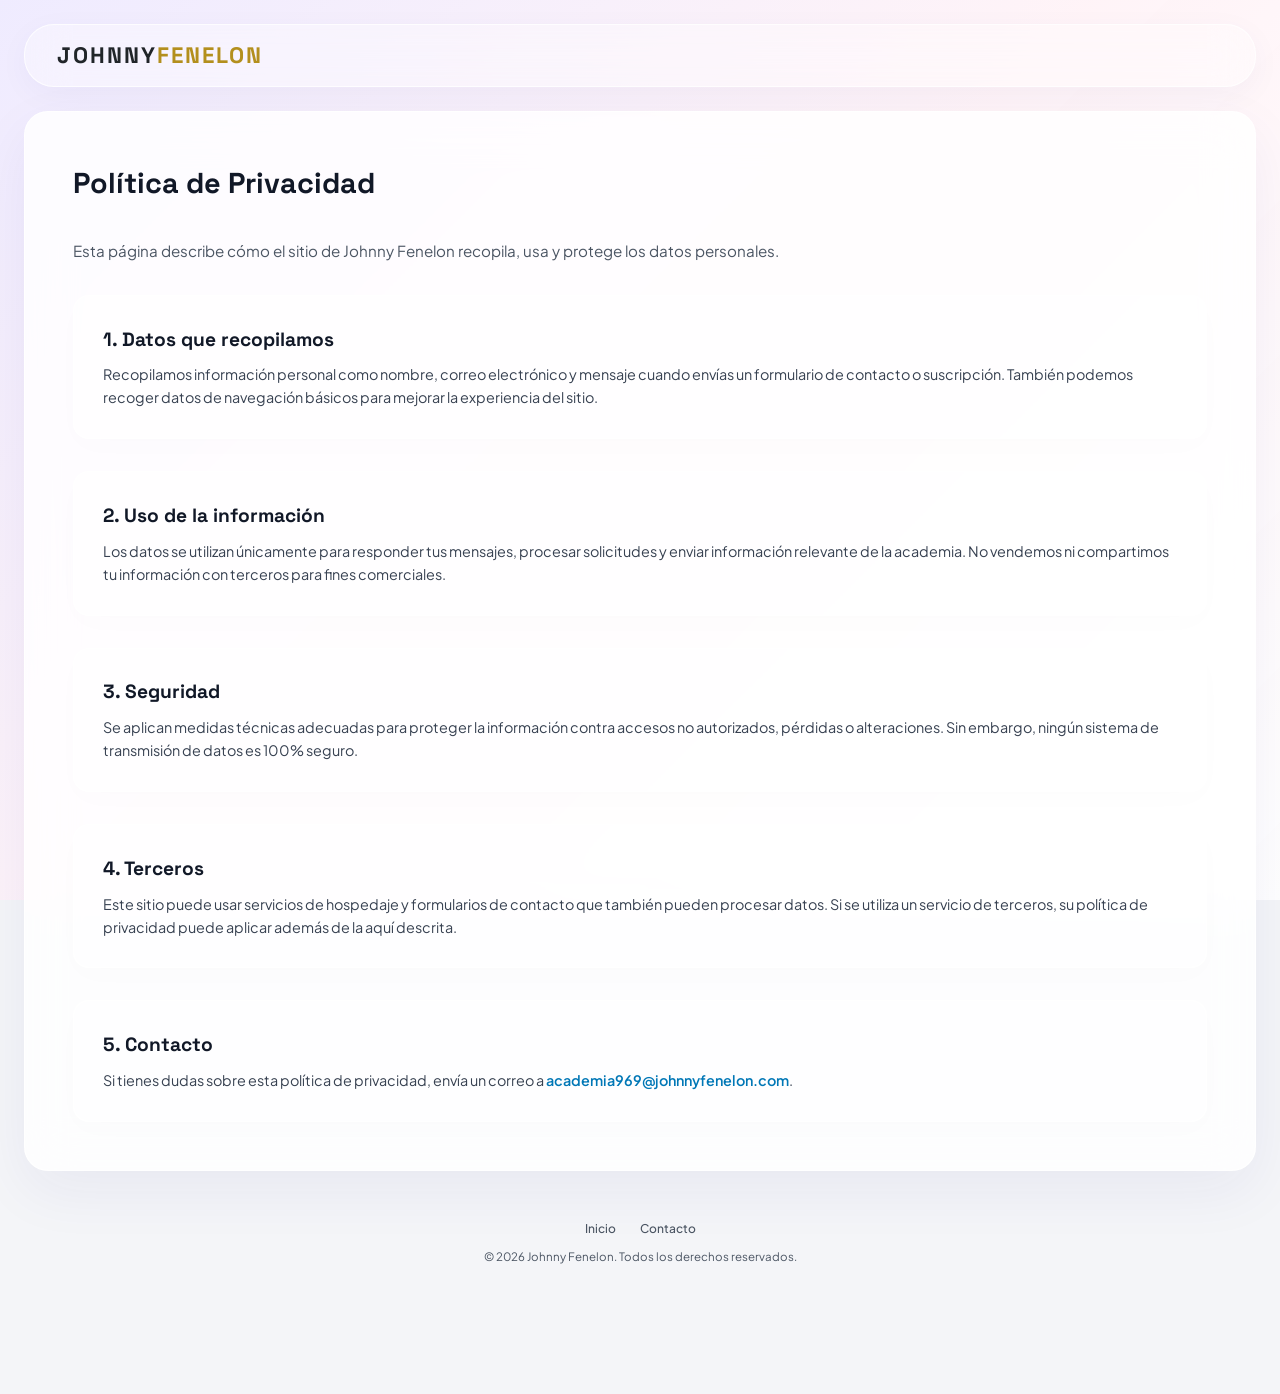
<file: privacy-policy.html>
<!DOCTYPE html>
<html lang="es">
<head>
<meta charset="UTF-8">
<meta name="viewport" content="width=device-width, initial-scale=1.0">
<title>Política de Privacidad | Johnny Fenelon</title>
<meta name="description" content="Política de privacidad del sitio web de Johnny Fenelon para el tratamiento de datos personales y el uso de la información.">
<link rel="preconnect" href="https://fonts.googleapis.com">
<link href="https://fonts.googleapis.com/css2?family=Plus+Jakarta+Sans:wght@300;400;500;600;700;800&family=Space+Grotesk:wght@400;500;600;700&display=swap" rel="stylesheet">
<link rel="stylesheet" href="styles.css">
</head>
<body>

<!-- BACKGROUND VIDEO -->
<div class="video-bg-container">
  <video autoplay loop muted playsinline id="bg-video">
    <source src="video_1.mp4" type="video/mp4">
  </video>
  <div class="video-overlay"></div>
</div>

<div class="app-container">
  <!-- NAV BAR -->
  <nav class="glass-nav">
    <div class="nav-inner">
      <a class="nav-logo" href="index.html">JOHNNY<span>FENELON</span></a>
    </div>
  </nav>

  <!-- CONTENT -->
  <main class="main-card glass-panel fade-in-up" style="padding: 3rem;">
    <h2 class="sub-section-title">Política de Privacidad</h2>
    <p class="section-subtitle" style="margin-bottom: 2rem;">Esta página describe cómo el sitio de Johnny Fenelon recopila, usa y protege los datos personales.</p>

    <div style="display: flex; flex-direction: column; gap: 2rem;">
      <div class="contact-card-glass" style="background: rgba(255, 255, 255, 0.45); padding: 1.8rem; border-radius: 16px;">
        <h3 style="font-family: var(--font-display); margin-bottom: 0.5rem; font-size: 1.2rem;">1. Datos que recopilamos</h3>
        <p style="font-size: 0.9rem; color: var(--text-light); line-height: 1.6;">Recopilamos información personal como nombre, correo electrónico y mensaje cuando envías un formulario de contacto o suscripción. También podemos recoger datos de navegación básicos para mejorar la experiencia del sitio.</p>
      </div>

      <div class="contact-card-glass" style="background: rgba(255, 255, 255, 0.45); padding: 1.8rem; border-radius: 16px;">
        <h3 style="font-family: var(--font-display); margin-bottom: 0.5rem; font-size: 1.2rem;">2. Uso de la información</h3>
        <p style="font-size: 0.9rem; color: var(--text-light); line-height: 1.6;">Los datos se utilizan únicamente para responder tus mensajes, procesar solicitudes y enviar información relevante de la academia. No vendemos ni compartimos tu información con terceros para fines comerciales.</p>
      </div>

      <div class="contact-card-glass" style="background: rgba(255, 255, 255, 0.45); padding: 1.8rem; border-radius: 16px;">
        <h3 style="font-family: var(--font-display); margin-bottom: 0.5rem; font-size: 1.2rem;">3. Seguridad</h3>
        <p style="font-size: 0.9rem; color: var(--text-light); line-height: 1.6;">Se aplican medidas técnicas adecuadas para proteger la información contra accesos no autorizados, pérdidas o alteraciones. Sin embargo, ningún sistema de transmisión de datos es 100% seguro.</p>
      </div>

      <div class="contact-card-glass" style="background: rgba(255, 255, 255, 0.45); padding: 1.8rem; border-radius: 16px;">
        <h3 style="font-family: var(--font-display); margin-bottom: 0.5rem; font-size: 1.2rem;">4. Terceros</h3>
        <p style="font-size: 0.9rem; color: var(--text-light); line-height: 1.6;">Este sitio puede usar servicios de hospedaje y formularios de contacto que también pueden procesar datos. Si se utiliza un servicio de terceros, su política de privacidad puede aplicar además de la aquí descrita.</p>
      </div>

      <div class="contact-card-glass" style="background: rgba(255, 255, 255, 0.45); padding: 1.8rem; border-radius: 16px;">
        <h3 style="font-family: var(--font-display); margin-bottom: 0.5rem; font-size: 1.2rem;">5. Contacto</h3>
        <p style="font-size: 0.9rem; color: var(--text-light); line-height: 1.6;">Si tienes dudas sobre esta política de privacidad, envía un correo a <a href="mailto:academia969@johnnyfenelon.com" style="color: var(--cyan); text-decoration: none; font-weight: 600;">academia969@johnnyfenelon.com</a>.</p>
      </div>
    </div>
  </main>

  <footer class="app-footer">
    <div class="footer-links">
      <a href="index.html">Inicio</a>
      <a href="index.html#contact">Contacto</a>
    </div>
    <p class="footer-text">© 2026 Johnny Fenelon. Todos los derechos reservados.</p>
  </footer>
</div>

</body>
</html>
</file>
<file: styles.css>
:root {
  /* Clean Light Glassmorphic Theme with Gold & Cyan Accents - High Contrast Update */
  --bg-gradient: linear-gradient(135deg, rgba(238, 234, 255, 0.94), rgba(255, 243, 247, 0.94), rgba(255, 255, 255, 0.97));
  --card-bg: rgba(255, 255, 255, 0.82);
  --card-border: rgba(255, 255, 255, 0.75);
  --text-main: #111827; /* Dark Charcoal (Slate 900) for highest readability */
  --text-muted: #4b5563; /* Slate 600 */
  --text-light: #374151; /* Slate 700 */
  
  --gold: #b38f1d; /* Slightly darker gold for better contrast on light backgrounds */
  --gold-glow: rgba(179, 143, 29, 0.25);
  --cyan: #0077b6; /* Darker cyan for text readability */
  --cyan-glow: rgba(0, 119, 182, 0.2);
  --purple-glow: rgba(110, 50, 240, 0.25);

  --font-display: 'Space Grotesk', sans-serif;
  --font-body: 'Plus Jakarta Sans', sans-serif;
  --font-mono: 'Fira Code', monospace;
  
  --br-card: 24px;
  --br-pill: 30px;
  --transition: all 0.4s cubic-bezier(0.16, 1, 0.3, 1);
}

* {
  margin: 0;
  padding: 0;
  box-sizing: border-box;
}

html {
  scroll-behavior: smooth;
  font-size: 16px;
  overflow-x: hidden;
}

body {
  font-family: var(--font-body);
  background: #f4f5f8;
  color: var(--text-main);
  line-height: 1.6;
  min-height: 100vh;
}

/* ── SCROLLBAR ── */
::-webkit-scrollbar {
  width: 6px;
  height: 6px;
}
::-webkit-scrollbar-track {
  background: rgba(0, 0, 0, 0.03);
}
::-webkit-scrollbar-thumb {
  background: rgba(212, 175, 55, 0.5);
  border-radius: 6px;
}
::-webkit-scrollbar-thumb:hover {
  background: var(--gold);
}

/* ════════════════════════════════════
   BACKGROUND VIDEO & OVERLAY
   ════════════════════════════════════ */
.video-bg-container {
  position: fixed;
  top: 0;
  left: 0;
  width: 100vw;
  height: 100vh;
  z-index: -2;
  overflow: hidden;
}

#bg-video {
  width: 100%;
  height: 100%;
  object-fit: cover;
  filter: saturate(90%) brightness(105%);
}

.video-overlay {
  position: fixed;
  top: 0;
  left: 0;
  width: 100vw;
  height: 100vh;
  background: var(--bg-gradient);
  backdrop-filter: blur(12px) saturate(110%);
  z-index: -1;
}

/* ════════════════════════════════════
   LIGHTBOX
   ════════════════════════════════════ */
.lightbox {
  position: fixed;
  top: 0;
  left: 0;
  width: 100%;
  height: 100%;
  background: rgba(25, 25, 35, 0.95);
  backdrop-filter: blur(15px);
  z-index: 2000;
  display: flex;
  align-items: center;
  justify-content: center;
  opacity: 0;
  pointer-events: none;
  transition: opacity 0.3s ease;
}

.lightbox.open {
  opacity: 1;
  pointer-events: auto;
}

.lb-close {
  position: absolute;
  top: 20px;
  right: 25px;
  background: none;
  border: none;
  color: #fff;
  font-size: 2.5rem;
  cursor: pointer;
  transition: transform 0.2s;
}

.lb-close:hover {
  transform: scale(1.1);
}

.lb-img {
  max-width: 90%;
  max-height: 85%;
  border-radius: 12px;
  box-shadow: 0 20px 50px rgba(0, 0, 0, 0.5);
  border: 1px solid rgba(255, 255, 255, 0.1);
}

/* ════════════════════════════════════
   APPLICATION CONTAINER
   ════════════════════════════════════ */
.app-container {
  width: 100%;
  max-width: 1280px;
  margin: 0 auto;
  padding: 1.5rem 1.5rem 8rem; /* Extra bottom padding for chatbot input bar */
  min-height: 100vh;
  display: flex;
  flex-direction: column;
  gap: 1.5rem;
  position: relative;
  z-index: 1;
}

/* ── NAV BAR ── */
.glass-nav {
  background: rgba(255, 255, 255, 0.35);
  backdrop-filter: blur(20px);
  border: 1px solid var(--card-border);
  border-radius: var(--br-pill);
  padding: 0.8rem 2rem;
  box-shadow: 0 8px 32px rgba(31, 38, 135, 0.04);
}

.nav-inner {
  display: flex;
  align-items: center;
  justify-content: space-between;
  width: 100%;
}

.nav-logo {
  font-family: var(--font-display);
  font-weight: 700;
  font-size: 1.4rem;
  letter-spacing: 2px;
  color: #212529;
  text-decoration: none;
}

.nav-logo span {
  color: var(--gold);
}

.nav-lang {
  display: flex;
  gap: 0.5rem;
}

.lang-btn {
  background: rgba(255, 255, 255, 0.5);
  border: 1px solid rgba(0, 0, 0, 0.05);
  color: var(--text-light);
  padding: 6px 14px;
  border-radius: 20px;
  cursor: pointer;
  font-size: 0.75rem;
  font-weight: 600;
  font-family: var(--font-mono);
  transition: var(--transition);
}

.lang-btn.active, .lang-btn:hover {
  background: var(--text-main);
  color: #fff;
  border-color: var(--text-main);
  box-shadow: 0 4px 10px rgba(0,0,0,0.1);
}

/* ════════════════════════════════════
   MAIN CONTENT CARD (GLASS PANEL)
   ════════════════════════════════════ */
.main-card {
  background: var(--card-bg);
  backdrop-filter: blur(24px) saturate(140%);
  border: 1px solid var(--card-border);
  border-radius: var(--br-card);
  box-shadow: 0 20px 60px rgba(31, 38, 135, 0.06);
  display: flex;
  flex-direction: column;
  overflow: hidden;
  min-height: 600px;
}

/* ── CARD HEADER (MOCKUP TABS) ── */
.card-header {
  border-bottom: 1px solid rgba(0, 0, 0, 0.05);
  padding: 1rem 1.5rem 0.5rem;
  background: rgba(255, 255, 255, 0.2);
}

.search-indicator {
  display: flex;
  align-items: center;
  gap: 0.5rem;
  font-size: 0.75rem;
  color: var(--text-muted);
  font-family: var(--font-mono);
  margin-bottom: 0.75rem;
  padding-left: 0.5rem;
}

.sparkle {
  color: var(--gold);
  animation: pulse 2s infinite;
}

.tabs-scroll {
  overflow-x: auto;
  white-space: nowrap;
  -webkit-overflow-scrolling: touch;
  padding-bottom: 0.5rem;
}

/* Hide horizontal scrollbar but preserve functionality */
.tabs-scroll::-webkit-scrollbar {
  display: none;
}

.card-tabs {
  display: inline-flex;
  gap: 0.6rem;
}

.tab-btn {
  background: rgba(255, 255, 255, 0.4);
  border: 1px solid rgba(0, 0, 0, 0.03);
  color: var(--text-light);
  padding: 10px 20px;
  border-radius: var(--br-pill);
  font-size: 0.85rem;
  font-weight: 600;
  cursor: pointer;
  display: flex;
  align-items: center;
  gap: 0.5rem;
  transition: var(--transition);
}

.tab-btn:hover {
  background: rgba(255, 255, 255, 0.75);
  color: var(--text-main);
  transform: translateY(-1px);
}

.tab-btn.active {
  background: #ffffff;
  color: var(--text-main);
  border-color: rgba(255, 255, 255, 0.9);
  box-shadow: 0 6px 16px rgba(31, 38, 135, 0.05);
  transform: translateY(0);
}

.tab-icon {
  font-size: 1rem;
}

/* ── CARD BODY ── */
.card-body {
  padding: 2.5rem;
  flex: 1;
}

/* ── SECTION VISIBILITY ── */
.tab-section {
  display: none;
  animation: fadeSlideIn 0.5s cubic-bezier(0.16, 1, 0.3, 1) forwards;
}

.tab-section.active {
  display: block;
}

@keyframes fadeSlideIn {
  from {
    opacity: 0;
    transform: translateY(15px);
  }
  to {
    opacity: 1;
    transform: translateY(0);
  }
}

/* ════════════════════════════════════
   TAB: ABOUT ME
   ════════════════════════════════════ */
.about-hero-grid {
  display: grid;
  grid-template-columns: 360px 1fr;
  gap: 3.5rem;
  align-items: start;
}

/* PHOTO CONTAINER (INITIAL PART) */
.hero-photo-container {
  position: relative;
  display: flex;
  flex-direction: column;
  align-items: center;
  width: 100%;
}

.photo-glow-effect {
  position: absolute;
  top: -15px;
  left: -15px;
  right: -15px;
  bottom: 85px; /* Offset for text stats below */
  background: radial-gradient(circle, var(--gold-glow) 0%, transparent 70%);
  z-index: 0;
  pointer-events: none;
  animation: pulseGlow 4s infinite alternate;
}

.photo-border-ring {
  position: absolute;
  top: -6px;
  left: -6px;
  right: -6px;
  bottom: 94px;
  border-radius: var(--br-card);
  background: linear-gradient(135deg, var(--gold), var(--cyan));
  z-index: 1;
  opacity: 0.8;
  mask: linear-gradient(#fff 0 0) content-box, linear-gradient(#fff 0 0);
  mask-composite: xor;
  mask-composite: exclude;
  padding: 3px;
  pointer-events: none;
}

.photo-inner-wrapper {
  position: relative;
  z-index: 2;
  width: 100%;
  aspect-ratio: 1 / 1;
  border-radius: var(--br-card);
  overflow: hidden;
  box-shadow: 0 16px 40px rgba(0, 0, 0, 0.05);
  background: #e9ecef;
  border: 1px solid rgba(255, 255, 255, 0.6);
}

.hero-image {
  width: 100%;
  height: 100%;
  object-fit: cover;
  object-position: top center;
  transition: transform 0.6s cubic-bezier(0.16, 1, 0.3, 1);
}

.hero-photo-container:hover .hero-image {
  transform: scale(1.04);
}

.hero-quick-stats {
  display: grid;
  grid-template-columns: repeat(3, 1fr);
  width: 100%;
  margin-top: 1.5rem;
  background: rgba(255, 255, 255, 0.6);
  border: 1px solid rgba(255, 255, 255, 0.8);
  border-radius: 16px;
  padding: 1rem 0.5rem;
  box-shadow: 0 8px 20px rgba(0,0,0,0.02);
  z-index: 3;
}

.quick-stat-box {
  display: flex;
  flex-direction: column;
  align-items: center;
  text-align: center;
}

.quick-stat-box:not(:last-child) {
  border-right: 1px solid rgba(0, 0, 0, 0.05);
}

.q-num {
  font-family: var(--font-display);
  font-weight: 700;
  font-size: 1.6rem;
  color: var(--text-main);
  line-height: 1.1;
}

.q-label {
  font-size: 0.68rem;
  text-transform: uppercase;
  letter-spacing: 1px;
  color: var(--text-muted);
  margin-top: 0.25rem;
  font-weight: 600;
}

/* BIO TEXT STYLING */
.hero-bio-text {
  display: flex;
  flex-direction: column;
}

.eyebrow-accent {
  display: flex;
  align-items: center;
  gap: 0.6rem;
  font-family: var(--font-mono);
  font-size: 0.75rem;
  color: var(--cyan);
  text-transform: uppercase;
  letter-spacing: 2px;
  margin-bottom: 0.5rem;
}

.dot-blink {
  width: 6px;
  height: 6px;
  background: var(--cyan);
  border-radius: 50%;
  display: inline-block;
  animation: blink 1.5s infinite;
}

.hero-title {
  font-family: var(--font-display);
  font-size: 3.2rem;
  font-weight: 700;
  line-height: 1.05;
  letter-spacing: -0.5px;
  color: var(--text-main);
  margin-bottom: 1rem;
}

.highlight-gold {
  color: var(--gold);
}

.hero-tagline {
  font-size: 1.15rem;
  font-weight: 500;
  color: var(--text-light);
  line-height: 1.5;
  margin-bottom: 1.5rem;
  border-left: 3px solid var(--cyan);
  padding-left: 1rem;
}

.about-quote-container {
  position: relative;
  background: rgba(255, 255, 255, 0.5);
  border-radius: 16px;
  padding: 1.2rem 1.5rem;
  margin-bottom: 1.5rem;
  border: 1px solid rgba(255, 255, 255, 0.7);
}

.quote-mark {
  position: absolute;
  top: 0px;
  left: 10px;
  font-size: 3rem;
  color: var(--gold-glow);
  font-family: serif;
  line-height: 1;
}

.about-quote {
  font-size: 0.95rem;
  font-weight: 600;
  color: var(--text-main);
  font-style: italic;
  padding-left: 1rem;
  z-index: 1;
  position: relative;
}

.bio-paragraphs {
  margin-bottom: 1.8rem;
}

.bio-p {
  font-size: 0.95rem;
  color: var(--text-light);
  line-height: 1.7;
}

.bio-p + .bio-p {
  margin-top: 0.8rem;
}

.lang-badges {
  display: flex;
  flex-wrap: wrap;
  gap: 0.6rem;
}

.lang-badge {
  background: rgba(255, 255, 255, 0.6);
  border: 1px solid rgba(0, 0, 0, 0.04);
  border-radius: var(--br-pill);
  padding: 6px 14px;
  font-size: 0.8rem;
  font-weight: 600;
  color: var(--text-main);
  display: flex;
  align-items: center;
  gap: 0.4rem;
  box-shadow: 0 4px 10px rgba(0,0,0,0.01);
}

/* ── STACK SECTION ── */
.stack-section {
  margin-top: 4rem;
  border-top: 1px solid rgba(0, 0, 0, 0.05);
  padding-top: 2.5rem;
}

.sub-section-title {
  font-family: var(--font-display);
  font-size: 1.8rem;
  font-weight: 700;
  color: var(--text-main);
  margin-bottom: 1.5rem;
}

.stack-grid {
  display: grid;
  grid-template-columns: repeat(3, 1fr);
  gap: 2rem;
  margin-bottom: 3rem;
}

.stack-col-title {
  font-size: 0.85rem;
  text-transform: uppercase;
  letter-spacing: 1.5px;
  color: var(--text-muted);
  margin-bottom: 1rem;
  font-weight: 700;
  font-family: var(--font-mono);
}

.stack-tags {
  display: flex;
  flex-wrap: wrap;
  gap: 0.5rem;
}

.stack-tag {
  background: rgba(255, 255, 255, 0.6);
  border: 1px solid rgba(0,0,0,0.03);
  border-radius: 8px;
  padding: 8px 14px;
  font-size: 0.82rem;
  font-weight: 500;
  color: var(--text-light);
  display: flex;
  align-items: center;
  gap: 0.5rem;
  transition: var(--transition);
}

.stack-tag:hover {
  transform: translateY(-2px);
  background: #ffffff;
  border-color: rgba(0, 0, 0, 0.08);
  color: var(--text-main);
  box-shadow: 0 8px 20px rgba(0,0,0,0.03);
}

.t-dot {
  width: 6px;
  height: 6px;
  border-radius: 50%;
}
.t-gold { background: var(--gold); }
.t-teal { background: var(--cyan); }
.t-blue { background: #5f8ef0; }
.t-green { background: #50d890; }
.t-red { background: #f05050; }

/* SKILL BARS */
.skill-bars-container {
  display: grid;
  grid-template-columns: repeat(3, 1fr);
  gap: 1.2rem;
}

.skill-meter-card {
  background: rgba(255, 255, 255, 0.6);
  border: 1px solid rgba(255, 255, 255, 0.9);
  border-radius: 16px;
  padding: 1.2rem;
  box-shadow: 0 6px 20px rgba(0,0,0,0.01);
}

.meter-info {
  display: flex;
  justify-content: space-between;
  font-size: 0.85rem;
  font-weight: 600;
  margin-bottom: 0.6rem;
  color: var(--text-main);
}

.meter-info .m-pct {
  font-family: var(--font-mono);
  color: var(--gold);
}

.meter-track {
  height: 6px;
  background: rgba(0,0,0,0.04);
  border-radius: 6px;
  overflow: hidden;
}

.meter-fill {
  height: 100%;
  border-radius: 6px;
  background: linear-gradient(to right, var(--gold), var(--cyan));
  transform-origin: left;
  animation: loadProgress 1.5s cubic-bezier(0.16, 1, 0.3, 1) forwards;
  transform: scaleX(0);
}

@keyframes loadProgress {
  to { transform: scaleX(1); }
}

/* ════════════════════════════════════
   TAB: 6 BIG PROJECT POSTCARDS
   ════════════════════════════════════ */
.section-heading-wrap {
  text-align: center;
  max-width: 600px;
  margin: 0 auto 3rem;
}

.section-subtitle {
  font-size: 0.95rem;
  color: var(--text-muted);
  margin-top: 0.5rem;
}

.projects-postcards-grid {
  display: grid;
  grid-template-columns: repeat(2, 1fr);
  gap: 2rem;
}

.project-postcard {
  background: rgba(255, 255, 255, 0.88);
  border: 1px solid var(--card-border);
  border-radius: 20px;
  overflow: hidden;
  display: flex;
  flex-direction: column;
  transition: var(--transition);
  box-shadow: 0 10px 30px rgba(0,0,0,0.02);
  height: 100%;
}

.project-postcard:hover {
  transform: translateY(-5px);
  background: #ffffff;
  border-color: rgba(255, 255, 255, 0.95);
  box-shadow: 0 20px 40px rgba(31, 38, 135, 0.05);
}

.postcard-visual {
  height: 180px;
  position: relative;
  overflow: hidden;
  display: flex;
  align-items: center;
  justify-content: center;
  transition: var(--transition);
}

/* Visual Backgrounds for Projects */
.p-finetrac { background: linear-gradient(135deg, rgba(212,175,55,0.15), rgba(95,142,240,0.15)); }
.p-bpo { background: linear-gradient(135deg, rgba(0,180,216,0.15), rgba(80,216,144,0.15)); }
.p-academia { background: linear-gradient(135deg, rgba(130,80,255,0.15), rgba(212,175,55,0.15)); }
.p-docuquery { background: linear-gradient(135deg, rgba(0,180,216,0.15), rgba(130,80,255,0.15)); }
.p-opusflow { background: linear-gradient(135deg, rgba(80,216,144,0.15), rgba(240,80,80,0.1)); }
.p-finbot { background: linear-gradient(135deg, rgba(212,175,55,0.15), rgba(80,216,144,0.15)); }

.visual-glow {
  position: absolute;
  width: 140px;
  height: 140px;
  border-radius: 50%;
  background: radial-gradient(circle, rgba(255,255,255,0.6) 0%, transparent 70%);
  filter: blur(10px);
  animation: floatCircle 6s infinite alternate ease-in-out;
}

@keyframes floatCircle {
  0% { transform: translateY(-10px) translateX(-10px); }
  100% { transform: translateY(10px) translateX(10px); }
}

.p-num {
  position: absolute;
  top: 15px;
  left: 20px;
  font-family: var(--font-display);
  font-size: 3rem;
  font-weight: 800;
  color: rgba(0, 0, 0, 0.04);
  line-height: 1;
}

.p-badge {
  position: absolute;
  top: 15px;
  right: 20px;
  font-size: 0.65rem;
  text-transform: uppercase;
  font-weight: 700;
  padding: 4px 10px;
  border-radius: var(--br-pill);
  font-family: var(--font-mono);
  letter-spacing: 1px;
}

.b-finance { background: rgba(212, 175, 55, 0.1); color: var(--gold); border: 1px solid rgba(212, 175, 55, 0.2); }
.b-ops { background: rgba(0, 180, 216, 0.1); color: var(--cyan); border: 1px solid rgba(0, 180, 216, 0.2); }
.b-dev { background: rgba(130, 80, 255, 0.1); color: #8250ff; border: 1px solid rgba(130, 80, 255, 0.2); }
.b-ai { background: rgba(0, 180, 216, 0.1); color: #0081a7; border: 1px solid rgba(0, 180, 216, 0.2); }

.postcard-details {
  padding: 1.5rem;
  display: flex;
  flex-direction: column;
  flex-grow: 1;
  background: rgba(255, 255, 255, 0.75);
  border-top: 1px solid rgba(0, 0, 0, 0.03);
}

.p-title {
  font-family: var(--font-display);
  font-size: 1.3rem;
  font-weight: 700;
  color: var(--text-main);
  margin-bottom: 0.6rem;
}

.p-desc {
  font-size: 0.85rem;
  color: var(--text-light);
  line-height: 1.6;
  margin-bottom: 1.2rem;
  flex-grow: 1;
}

.p-tags {
  display: flex;
  flex-wrap: wrap;
  gap: 0.4rem;
}

.p-tag {
  background: rgba(255, 255, 255, 0.8);
  border: 1px solid rgba(0,0,0,0.03);
  border-radius: 6px;
  padding: 4px 10px;
  font-size: 0.72rem;
  font-weight: 600;
  color: var(--text-muted);
  font-family: var(--font-mono);
}

/* ════════════════════════════════════
   TAB: SERVICES
   ════════════════════════════════════ */
.services-modern-grid {
  display: grid;
  grid-template-columns: repeat(3, 1fr);
  gap: 1.5rem;
}

.service-glow-card {
  background: rgba(255, 255, 255, 0.55);
  border: 1px solid var(--card-border);
  border-radius: var(--br-card);
  padding: 2rem 1.8rem;
  position: relative;
  overflow: hidden;
  transition: var(--transition);
  box-shadow: 0 8px 30px rgba(0,0,0,0.01);
  display: flex;
  flex-direction: column;
  height: 100%;
}

.service-glow-card:hover {
  transform: translateY(-5px);
  background: rgba(255, 255, 255, 0.85);
  border-color: rgba(255, 255, 255, 0.8);
  box-shadow: 0 20px 40px rgba(31, 38, 135, 0.05);
}

.glow-indicator {
  position: absolute;
  top: -40px;
  right: -40px;
  width: 120px;
  height: 120px;
  border-radius: 50%;
  opacity: 0.2;
  transition: var(--transition);
}

.gi-gold { background: radial-gradient(circle, var(--gold) 0%, transparent 70%); }
.gi-teal { background: radial-gradient(circle, var(--cyan) 0%, transparent 70%); }

.service-glow-card:hover .glow-indicator {
  opacity: 0.6;
  transform: scale(1.2);
}

.s-card-num {
  font-family: var(--font-display);
  font-size: 2.2rem;
  font-weight: 800;
  color: rgba(0,0,0,0.04);
  line-height: 1;
  margin-bottom: 0.8rem;
}

.service-glow-card h3 {
  font-family: var(--font-display);
  font-size: 1.15rem;
  font-weight: 700;
  margin-bottom: 0.8rem;
  color: var(--text-main);
}

.service-glow-card p {
  font-size: 0.85rem;
  color: var(--text-light);
  line-height: 1.6;
  margin-bottom: 1.2rem;
  flex-grow: 1;
}

.s-tags {
  display: flex;
  flex-wrap: wrap;
  gap: 0.4rem;
}

.s-tag {
  background: rgba(0, 0, 0, 0.03);
  color: var(--text-muted);
  padding: 3px 8px;
  border-radius: 6px;
  font-size: 0.7rem;
  font-family: var(--font-mono);
  font-weight: 500;
}

/* ════════════════════════════════════
   TAB: COURSES / LEARNING SPACE
   ════════════════════════════════════ */
.learning-modern-grid {
  display: grid;
  grid-template-columns: repeat(3, 1fr);
  gap: 1.5rem;
}

.learning-glow-card {
  background: rgba(255, 255, 255, 0.55);
  border: 1px solid var(--card-border);
  border-radius: var(--br-card);
  padding: 2rem 1.8rem;
  transition: var(--transition);
  box-shadow: 0 8px 30px rgba(0,0,0,0.01);
  display: flex;
  flex-direction: column;
  height: 100%;
}

.learning-glow-card:hover {
  transform: translateY(-5px);
  background: rgba(255, 255, 255, 0.85);
  border-color: rgba(255, 255, 255, 0.8);
  box-shadow: 0 20px 40px rgba(31, 38, 135, 0.05);
}

.c-emoji {
  font-size: 2.2rem;
  margin-bottom: 0.8rem;
  line-height: 1;
}

.c-title {
  font-family: var(--font-display);
  font-size: 1.2rem;
  font-weight: 700;
  color: var(--text-main);
  margin-bottom: 0.5rem;
}

.c-desc {
  font-size: 0.85rem;
  color: var(--text-light);
  line-height: 1.6;
  margin-bottom: 1.2rem;
}

.c-links {
  display: flex;
  flex-direction: column;
  gap: 0.4rem;
  margin-bottom: 1.5rem;
  flex-grow: 1;
}

.c-links a {
  font-size: 0.8rem;
  color: var(--cyan);
  text-decoration: none;
  padding: 5px 0;
  border-bottom: 1px solid rgba(0,0,0,0.03);
  transition: var(--transition);
  font-weight: 600;
}

.c-links a:hover {
  color: var(--gold);
  padding-left: 3px;
}

.c-btn-go {
  background: var(--text-main);
  color: #fff;
  border-radius: 10px;
  padding: 10px;
  text-align: center;
  font-size: 0.82rem;
  font-weight: 700;
  text-decoration: none;
  transition: var(--transition);
}

.c-btn-go:hover {
  background: var(--gold);
  transform: translateY(-1px);
  box-shadow: 0 8px 20px var(--gold-glow);
}

/* ════════════════════════════════════
   TAB: MULTIMEDIA
   ════════════════════════════════════ */
.media-tabs {
  display: flex;
  justify-content: center;
  gap: 0.8rem;
  margin-bottom: 2rem;
}

.m-tab {
  background: rgba(255, 255, 255, 0.5);
  border: 1px solid rgba(0,0,0,0.03);
  color: var(--text-light);
  padding: 8px 18px;
  border-radius: var(--br-pill);
  font-size: 0.8rem;
  font-weight: 600;
  cursor: pointer;
  transition: var(--transition);
}

.m-tab.active, .m-tab:hover {
  background: var(--text-main);
  color: #fff;
  box-shadow: 0 4px 12px rgba(0,0,0,0.05);
}

.media-pane {
  display: none;
  animation: fadeSlideIn 0.4s ease forwards;
}

.media-pane.active {
  display: block;
}

/* Photos pane */
.photos-grid-modern {
  display: grid;
  grid-template-columns: repeat(4, 1fr);
  gap: 1rem;
}

.photo-glow-card {
  border-radius: 16px;
  overflow: hidden;
  position: relative;
  aspect-ratio: 3 / 4;
  cursor: pointer;
  border: 1px solid rgba(255,255,255,0.6);
  box-shadow: 0 8px 24px rgba(0,0,0,0.02);
}

.photo-glow-card img {
  width: 100%;
  height: 100%;
  object-fit: cover;
  transition: transform 0.5s;
}

.photo-glow-card:hover img {
  transform: scale(1.06);
}

.photo-overlay-modern {
  position: absolute;
  inset: 0;
  background: linear-gradient(to top, rgba(0,0,0,0.7), transparent 60%);
  display: flex;
  align-items: flex-end;
  padding: 1rem;
  opacity: 0;
  transition: opacity 0.3s;
}

.photo-glow-card:hover .photo-overlay-modern {
  opacity: 1;
}

.p-lbl {
  color: #fff;
  font-size: 0.8rem;
  font-weight: 600;
}

.photo-glow-card.empty-card {
  background: rgba(0, 0, 0, 0.02);
  border: 1px dashed rgba(0, 0, 0, 0.08);
  display: flex;
  flex-direction: column;
  align-items: center;
  justify-content: center;
  cursor: default;
}

.empty-icon {
  font-size: 1.8rem;
  margin-bottom: 0.4rem;
  opacity: 0.4;
}

.empty-text {
  font-size: 0.72rem;
  color: var(--text-muted);
  font-family: var(--font-mono);
}

/* Videos pane */
.videos-grid-modern {
  display: grid;
  grid-template-columns: repeat(2, 1fr);
  gap: 1.5rem;
}

.video-modern-card {
  background: rgba(255,255,255,0.4);
  border: 1px solid var(--card-border);
  border-radius: var(--br-card);
  overflow: hidden;
  cursor: pointer;
  transition: var(--transition);
}

.video-modern-card:hover {
  transform: translateY(-3px);
  background: rgba(255,255,255,0.8);
  box-shadow: 0 15px 30px rgba(0,0,0,0.03);
}

.v-thumb-modern {
  height: 180px;
  background: linear-gradient(135deg, rgba(212,175,55,0.1), rgba(0,0,0,0.02));
  display: flex;
  align-items: center;
  justify-content: center;
  position: relative;
  border-bottom: 1px solid rgba(0,0,0,0.03);
}

.v-bpo-bg { background: linear-gradient(135deg, rgba(0,180,216,0.1), rgba(0,0,0,0.02)); }
.v-react-bg { background: linear-gradient(135deg, rgba(95,142,240,0.1), rgba(0,0,0,0.02)); }
.v-podcast-bg { background: linear-gradient(135deg, rgba(130,80,255,0.1), rgba(0,0,0,0.02)); }

.v-play-btn {
  width: 50px;
  height: 50px;
  border-radius: 50%;
  background: var(--gold);
  color: #fff;
  display: flex;
  align-items: center;
  justify-content: center;
  transition: var(--transition);
  box-shadow: 0 6px 20px rgba(0,0,0,0.1);
  padding-left: 2px;
}

.video-modern-card:hover .v-play-btn {
  transform: scale(1.1);
}

.v-tag {
  position: absolute;
  top: 15px;
  left: 15px;
  background: rgba(255,255,255,0.9);
  color: var(--text-main);
  font-family: var(--font-mono);
  font-size: 0.68rem;
  font-weight: 700;
  padding: 3px 8px;
  border-radius: 6px;
}

.v-info-modern {
  padding: 1.2rem;
}

.v-info-modern h4 {
  font-family: var(--font-display);
  font-size: 1.1rem;
  font-weight: 700;
  color: var(--text-main);
  margin-bottom: 0.4rem;
}

.v-info-modern p {
  font-size: 0.8rem;
  color: var(--text-light);
  line-height: 1.5;
}

.yt-btn-wrap {
  text-align: center;
  margin-top: 2.5rem;
}

.yt-button-modern {
  background: #ff0000;
  color: #fff;
  font-weight: 700;
  font-size: 0.85rem;
  text-decoration: none;
  padding: 12px 28px;
  border-radius: var(--br-pill);
  display: inline-block;
  transition: var(--transition);
  box-shadow: 0 6px 20px rgba(255, 0, 0, 0.2);
}

.yt-button-modern:hover {
  transform: translateY(-2px);
  box-shadow: 0 10px 30px rgba(255, 0, 0, 0.35);
}

/* ════════════════════════════════════
   TAB: CONTACT
   ════════════════════════════════════ */
.contact-split-grid {
  display: grid;
  grid-template-columns: 1fr 1.2fr;
  gap: 2.5rem;
}

.contact-card-glass {
  background: rgba(255, 255, 255, 0.5);
  border: 1px solid var(--card-border);
  border-radius: var(--br-card);
  padding: 2.2rem;
  box-shadow: 0 8px 30px rgba(0,0,0,0.01);
}

.c-card-title {
  font-family: var(--font-display);
  font-size: 1.4rem;
  font-weight: 700;
  color: var(--text-main);
  margin-bottom: 1.5rem;
}

.modern-form {
  display: flex;
  flex-direction: column;
  gap: 0.8rem;
}

.form-input {
  width: 100%;
  padding: 12px 18px;
  background: rgba(255, 255, 255, 0.85);
  border: 1px solid rgba(0, 0, 0, 0.05);
  color: var(--text-main);
  border-radius: 12px;
  font-family: var(--font-body);
  font-size: 0.85rem;
  font-weight: 500;
  outline: none;
  transition: var(--transition);
}

.form-input:focus {
  background: #ffffff;
  border-color: var(--cyan);
  box-shadow: 0 0 0 3px rgba(0, 180, 216, 0.15);
}

textarea.form-input {
  resize: vertical;
}

.btn-primary {
  background: var(--text-main);
  color: #fff;
  border: none;
  padding: 13px 20px;
  border-radius: 12px;
  font-size: 0.88rem;
  font-weight: 700;
  cursor: pointer;
  transition: var(--transition);
}

.btn-primary:hover {
  background: var(--gold);
  box-shadow: 0 8px 24px var(--gold-glow);
  transform: translateY(-1px);
}

.btn-primary:disabled {
  opacity: 0.6;
  cursor: not-allowed;
}

.alert-success {
  margin-top: 1rem;
  padding: 1rem;
  background: rgba(80, 216, 144, 0.1);
  border: 1px solid rgba(80, 216, 144, 0.25);
  border-radius: 10px;
  color: #2b9348;
  font-size: 0.85rem;
  font-weight: 600;
  text-align: center;
  animation: pulse 2s infinite;
}

.form-note {
  font-size: 0.72rem;
  color: var(--text-muted);
  text-align: center;
  margin-top: 0.8rem;
}

.direct-email-wrap {
  margin-top: 2rem;
  border-top: 1px solid rgba(0, 0, 0, 0.05);
  padding-top: 1.5rem;
  display: flex;
  flex-direction: column;
  align-items: center;
  gap: 0.3rem;
}

.direct-email-wrap span {
  font-size: 0.78rem;
  color: var(--text-muted);
}

.direct-link {
  color: var(--cyan);
  text-decoration: none;
  font-weight: 600;
  font-size: 0.95rem;
  transition: var(--transition);
}

.direct-link:hover {
  color: var(--gold);
  text-decoration: underline;
}

/* SOCIAL ROW */
.social-row-modern {
  display: flex;
  justify-content: center;
  flex-wrap: wrap;
  gap: 0.8rem;
  margin-top: 3rem;
  border-top: 1px solid rgba(0,0,0,0.05);
  padding-top: 2rem;
}

.soc-btn-m {
  display: inline-flex;
  align-items: center;
  gap: 0.5rem;
  padding: 10px 22px;
  border-radius: var(--br-pill);
  font-size: 0.85rem;
  font-weight: 600;
  text-decoration: none;
  transition: var(--transition);
  background: rgba(255, 255, 255, 0.6);
  border: 1px solid rgba(0,0,0,0.03);
  box-shadow: 0 4px 15px rgba(0,0,0,0.01);
}

.soc-btn-m.yt { color: #ff0000; }
.soc-btn-m.ig { color: #c13584; }
.soc-btn-m.fb { color: #1877f2; }
.soc-btn-m.wa { color: #25d366; }

.soc-btn-m:hover {
  transform: translateY(-2px);
  background: #ffffff;
  box-shadow: 0 10px 25px rgba(0,0,0,0.04);
}

/* ════════════════════════════════════
   ADSENSE PLACEHOLDER (CARDS)
   ════════════════════════════════════ */
.card-adsense {
  margin: 1.5rem 2.5rem 2.5rem;
  padding: 1.2rem;
  background: rgba(255, 255, 255, 0.3);
  border: 1px solid rgba(0,0,0,0.02);
  border-radius: 16px;
  position: relative;
  text-align: center;
}

.ad-badge {
  position: absolute;
  top: 5px;
  left: 10px;
  font-size: 0.62rem;
  color: var(--text-muted);
  text-transform: uppercase;
  font-family: var(--font-mono);
  font-weight: 700;
}

.ad-content-box {
  font-size: 0.72rem;
  color: var(--text-muted);
  font-family: var(--font-mono);
  letter-spacing: 0.5px;
  padding: 0.5rem;
  opacity: 0.65;
}

/* ════════════════════════════════════
   APP CHATBAR / CHATBOT (MATCHING MOCKUP)
   ════════════════════════════════════ */
.app-chatbar-container {
  position: fixed;
  bottom: 1.5rem;
  left: 50%;
  transform: translateX(-50%);
  width: 90%;
  max-width: 680px;
  z-index: 1000;
  display: flex;
  flex-direction: column;
  gap: 0.8rem;
}

/* Collapsible chat console */
.chat-console-box {
  background: rgba(255, 255, 255, 0.85);
  backdrop-filter: blur(30px);
  border: 1px solid rgba(255,255,255,0.7);
  border-radius: 20px;
  box-shadow: 0 20px 50px rgba(0, 0, 0, 0.08);
  display: none; /* Controlled by JS */
  flex-direction: column;
  height: 320px;
  overflow: hidden;
  animation: slideUpChat 0.4s cubic-bezier(0.16, 1, 0.3, 1) forwards;
}

@keyframes slideUpChat {
  from {
    opacity: 0;
    transform: translateY(30px) scale(0.97);
  }
  to {
    opacity: 1;
    transform: translateY(0) scale(1);
  }
}

.chat-console-header {
  padding: 0.8rem 1.2rem;
  background: rgba(0, 0, 0, 0.02);
  border-bottom: 1px solid rgba(0, 0, 0, 0.05);
  display: flex;
  align-items: center;
  justify-content: space-between;
}

.chat-title {
  font-size: 0.85rem;
  font-weight: 700;
  color: var(--text-main);
  display: flex;
  align-items: center;
  gap: 0.4rem;
}

.chat-control-btns {
  display: flex;
  gap: 0.5rem;
}

.chat-action-btn {
  background: none;
  border: none;
  cursor: pointer;
  font-size: 0.88rem;
  padding: 4px;
  opacity: 0.6;
  transition: opacity 0.2s;
}

.chat-action-btn:hover {
  opacity: 1;
}

.chat-action-btn.active {
  opacity: 1;
}

.chat-messages-container {
  padding: 1.2rem;
  flex: 1;
  overflow-y: auto;
  display: flex;
  flex-direction: column;
  gap: 0.8rem;
}

.chat-msg {
  max-width: 85%;
  padding: 10px 16px;
  border-radius: 16px;
  font-size: 0.85rem;
  line-height: 1.4;
}

.bot-msg {
  align-self: flex-start;
  background: rgba(255, 255, 255, 0.9);
  color: var(--text-main);
  border-bottom-left-radius: 4px;
  box-shadow: 0 4px 12px rgba(0,0,0,0.02);
  border: 1px solid rgba(0,0,0,0.03);
}

.user-msg {
  align-self: flex-end;
  background: var(--text-main);
  color: #fff;
  border-bottom-right-radius: 4px;
  box-shadow: 0 4px 12px rgba(0,0,0,0.05);
}

/* Speaking voice wave indicator */
.speaking-indicator {
  display: none; /* Controlled by JS when TTS is running */
  align-items: center;
  justify-content: center;
  gap: 3px;
  padding: 8px;
  background: rgba(0, 180, 216, 0.05);
  border-top: 1px solid rgba(0, 180, 216, 0.1);
}

.wave-bar {
  width: 3px;
  height: 12px;
  background: var(--cyan);
  border-radius: 3px;
  animation: soundwave 1s ease-in-out infinite alternate;
}

.wave-bar:nth-child(2) { animation-delay: 0.2s; height: 18px; }
.wave-bar:nth-child(3) { animation-delay: 0.4s; height: 8px; }
.wave-bar:nth-child(4) { animation-delay: 0.1s; height: 22px; }
.wave-bar:nth-child(5) { animation-delay: 0.3s; height: 14px; }

.wave-text {
  font-size: 0.72rem;
  font-family: var(--font-mono);
  color: var(--cyan);
  margin-left: 0.5rem;
  font-weight: 600;
}

@keyframes soundwave {
  0% { transform: scaleY(0.3); }
  100% { transform: scaleY(1); }
}

/* BOTTOM PROMPT INPUT BAR (CAPSULE) */
.capsule-input-bar {
  background: rgba(255, 255, 255, 0.65);
  backdrop-filter: blur(25px);
  border: 1px solid rgba(255, 255, 255, 0.85);
  border-radius: var(--br-pill);
  padding: 7px 10px 7px 18px;
  display: flex;
  align-items: center;
  gap: 0.8rem;
  box-shadow: 0 10px 35px rgba(31, 38, 135, 0.06);
  transition: var(--transition);
}

.capsule-input-bar:focus-within {
  background: #ffffff;
  border-color: var(--cyan);
  box-shadow: 0 15px 40px rgba(0, 180, 216, 0.12);
}

.bot-status-indicator {
  background: rgba(0, 0, 0, 0.03);
  border: none;
  cursor: pointer;
  border-radius: 50%;
  width: 36px;
  height: 36px;
  display: flex;
  align-items: center;
  justify-content: center;
  font-size: 1.1rem;
  position: relative;
}

.bot-pulse {
  position: absolute;
  top: 0;
  left: 0;
  width: 100%;
  height: 100%;
  border-radius: 50%;
  border: 1.5px solid var(--cyan);
  animation: ripple 2s infinite;
}

.capsule-input-bar input {
  flex: 1;
  background: none;
  border: none;
  outline: none;
  color: var(--text-main);
  font-family: var(--font-body);
  font-size: 0.95rem;
  font-weight: 500;
}

.capsule-input-bar input::placeholder {
  color: #8a92a6;
}

.chat-send-btn {
  background: var(--text-main);
  color: #fff;
  border: none;
  width: 36px;
  height: 36px;
  border-radius: 50%;
  cursor: pointer;
  display: flex;
  align-items: center;
  justify-content: center;
  transition: var(--transition);
  padding-left: 2px;
}

.chat-send-btn:hover {
  background: var(--gold);
  transform: scale(1.05);
}

/* ════════════════════════════════════
   SUBFOOTER / FOOTER
   ════════════════════════════════════ */
.app-footer {
  margin-top: 1.5rem;
  display: flex;
  flex-direction: column;
  align-items: center;
  gap: 0.6rem;
}

.footer-links {
  display: flex;
  gap: 1.5rem;
}

.footer-links a {
  color: var(--text-muted);
  font-size: 0.75rem;
  text-decoration: none;
  font-weight: 500;
  transition: color 0.2s;
}

.footer-links a:hover {
  color: var(--gold);
}

.footer-text {
  font-size: 0.72rem;
  color: var(--text-muted);
}

/* ════════════════════════════════════
   ANIMATIONS & EFFECTS
   ════════════════════════════════════ */
@keyframes pulse {
  0%, 100% { opacity: 0.8; transform: scale(1); }
  50% { opacity: 1; transform: scale(1.05); }
}

@keyframes pulseGlow {
  0% { opacity: 0.2; transform: scale(0.95); }
  100% { opacity: 0.5; transform: scale(1.05); }
}

@keyframes ripple {
  0% { transform: scale(0.85); opacity: 1; }
  100% { transform: scale(1.3); opacity: 0; }
}

@keyframes blink {
  0%, 100% { opacity: 0.2; }
  50% { opacity: 1; }
}

.fade-in-up {
  animation: fadeSlideIn 0.8s cubic-bezier(0.16, 1, 0.3, 1) forwards;
}

/* ════════════════════════════════════
   RESPONSIVE LAYOUTS
   ════════════════════════════════════ */
@media (max-width: 1024px) {
  .about-hero-grid {
    grid-template-columns: 280px 1fr;
    gap: 2rem;
  }
  .stack-grid {
    grid-template-columns: 1fr;
    gap: 1.5rem;
  }
  .skill-bars-container {
    grid-template-columns: repeat(2, 1fr);
  }
  .projects-postcards-grid {
    grid-template-columns: 1fr;
  }
  .services-modern-grid {
    grid-template-columns: repeat(2, 1fr);
  }
  .learning-modern-grid {
    grid-template-columns: repeat(2, 1fr);
  }
  .photos-grid-modern {
    grid-template-columns: repeat(3, 1fr);
  }
}

@media (max-width: 768px) {
  .app-container {
    padding: 1rem 1rem 8rem;
  }
  .about-hero-grid {
    grid-template-columns: 1fr;
  }
  .hero-photo-container {
    max-width: 320px;
    margin: 0 auto;
  }
  .hero-title {
    font-size: 2.5rem;
    text-align: center;
    margin-top: 1.5rem;
  }
  .hero-tagline {
    text-align: center;
    border-left: none;
    border-bottom: 2px solid var(--cyan);
    padding-left: 0;
    padding-bottom: 0.8rem;
  }
  .lang-badges {
    justify-content: center;
  }
  .skill-bars-container {
    grid-template-columns: 1fr;
  }
  .services-modern-grid {
    grid-template-columns: 1fr;
  }
  .learning-modern-grid {
    grid-template-columns: 1fr;
  }
  .photos-grid-modern {
    grid-template-columns: repeat(2, 1fr);
  }
  .videos-grid-modern {
    grid-template-columns: 1fr;
  }
  .contact-split-grid {
    grid-template-columns: 1fr;
  }
  .card-body {
    padding: 1.5rem;
  }
  .card-adsense {
    margin: 1rem;
  }
}
</file>
